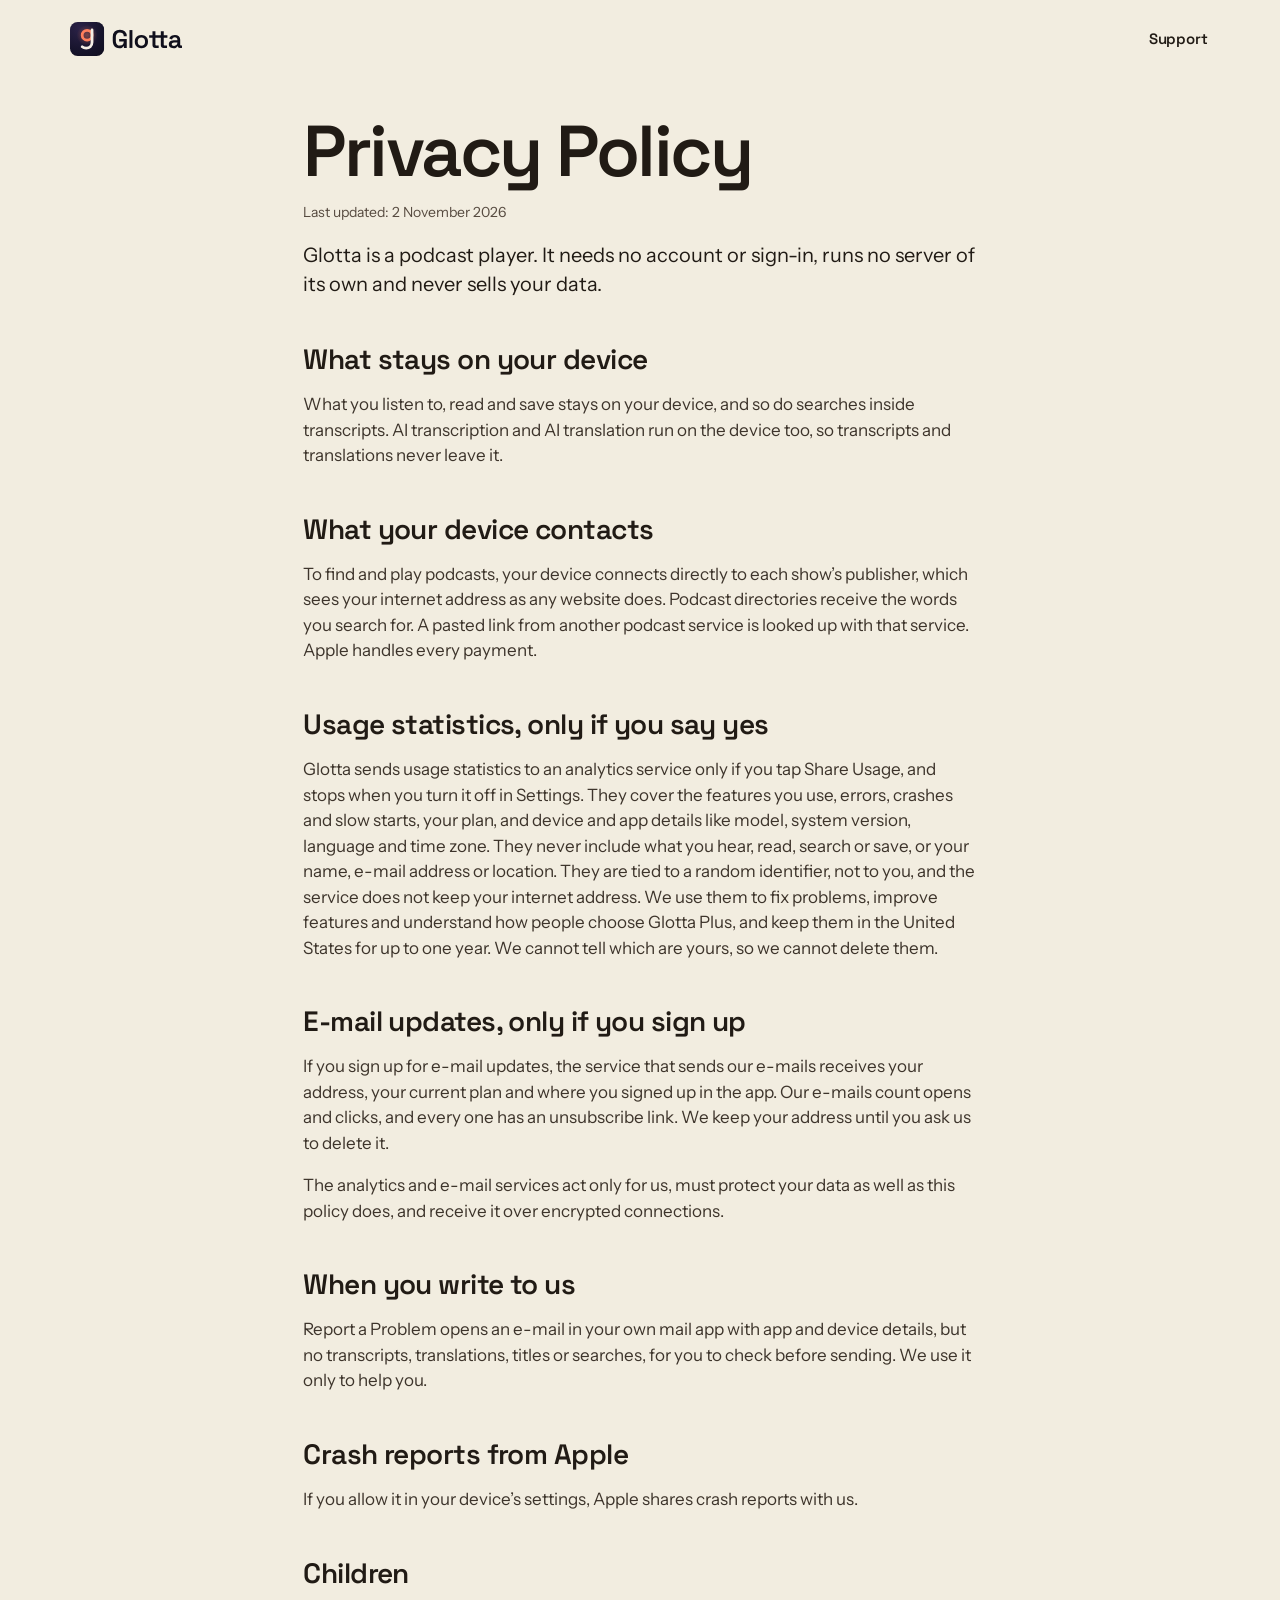
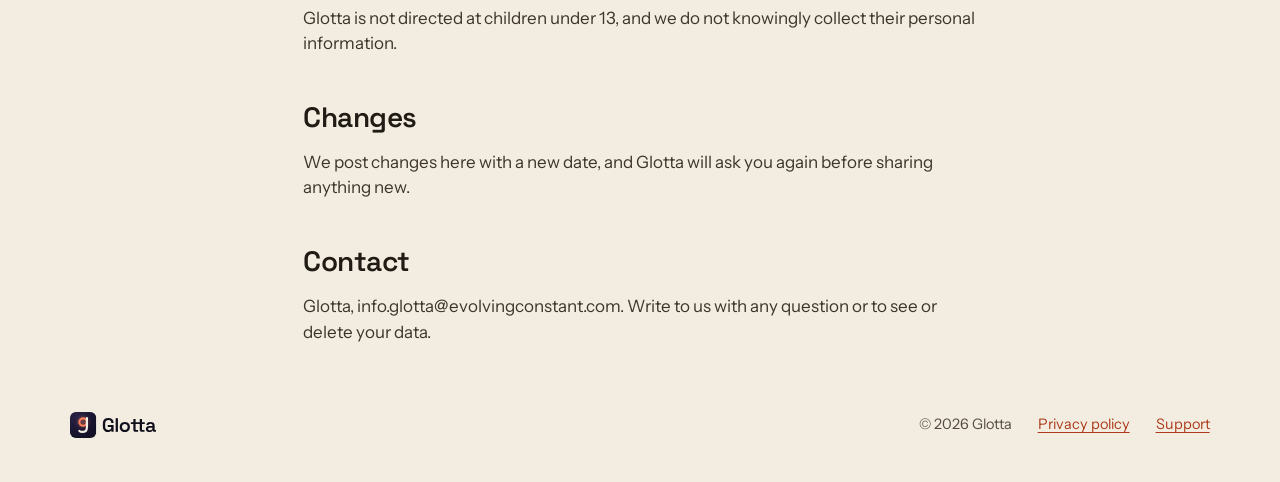
<file: privacy/index.html>
<!doctype html>
<html lang="en">
<head>
<meta charset="utf-8">
<meta name="viewport" content="width=device-width, initial-scale=1, viewport-fit=cover">
<title>Glotta Privacy Policy</title>
<meta name="description" content="What Glotta keeps on your device, what it shares only if you say yes, and how to change your mind.">
<meta name="theme-color" content="#F2EDE0">
<link rel="icon" href="../assets/brand/glotta-mark.svg" type="image/svg+xml">
<link rel="apple-touch-icon" href="../assets/brand/apple-touch-icon.png">
<link rel="preload" href="../assets/fonts/space-grotesk.woff2" as="font" type="font/woff2" crossorigin><link rel="stylesheet" href="../assets/site.css">
<link rel="stylesheet" href="../assets/ui-font.css">
</head>
<body>
<a class="skip" href="#policy">Skip to the policy</a>
<header class="bar">
  <a href="../support/" aria-label="Glotta, home"><img class="lock" src="../assets/brand/glotta-lockup-on-ivory.svg" alt="Glotta" width="111" height="34"></a>
  <a class="to" href="../support/">Support</a>
</header>
<main class="doc" id="policy">
    <h1>Privacy Policy</h1>
    <p class="fine">Last updated: 2 November 2026</p>
    <p class="lede">Glotta is a podcast player. It needs no account or sign-in, runs no server of its own and never sells your data.</p>

    <h2>What stays on your device</h2>
    <p>What you listen to, read and save stays on your device, and so do searches inside transcripts. AI transcription and AI translation run on the device too, so transcripts and translations never leave it.</p>

    <h2>What your device contacts</h2>
    <p>To find and play podcasts, your device connects directly to each show’s publisher, which sees your internet address as any website does. Podcast directories receive the words you search for. A pasted link from another podcast service is looked up with that service. Apple handles every payment.</p>

    <h2>Usage statistics, only if you say yes</h2>
    <p>Glotta sends usage statistics to an analytics service only if you tap Share Usage, and stops when you turn it off in Settings. They cover the features you use, errors, crashes and slow starts, your plan, and device and app details like model, system version, language and time zone. They never include what you hear, read, search or save, or your name, e-mail address or location. They are tied to a random identifier, not to you, and the service does not keep your internet address. We use them to fix problems, improve features and understand how people choose Glotta Plus, and keep them in the United States for up to one year. We cannot tell which are yours, so we cannot delete them.</p>

    <h2>E-mail updates, only if you sign up</h2>
    <p>If you sign up for e-mail updates, the service that sends our e-mails receives your address, your current plan and where you signed up in the app. Our e-mails count opens and clicks, and every one has an unsubscribe link. We keep your address until you ask us to delete it.</p>
    <p>The analytics and e-mail services act only for us, must protect your data as well as this policy does, and receive it over encrypted connections.</p>

    <h2>When you write to us</h2>
    <p>Report a Problem opens an e-mail in your own mail app with app and device details, but no transcripts, translations, titles or searches, for you to check before sending. We use it only to help you.</p>

    <h2>Crash reports from Apple</h2>
    <p>If you allow it in your device’s settings, Apple shares crash reports with us.</p>

    <h2>Children</h2>
    <p>Glotta is not directed at children under 13, and we do not knowingly collect their personal information.</p>

    <h2>Changes</h2>
    <p>We post changes here with a new date, and Glotta will ask you again before sharing anything new.</p>

    <h2>Contact</h2>
    <p>Glotta, info.glotta@evolvingconstant.com. Write to us with any question or to see or delete your data.</p>

</main>
<footer class="foot">
  <img class="lock" src="../assets/brand/glotta-lockup-on-ivory.svg" alt="Glotta" width="85" height="26">
  <span>© 2026 Glotta</span>
  <a href="../privacy/">Privacy policy</a>
  <a href="../support/">Support</a>
</footer>
</body>
</html>
</file>
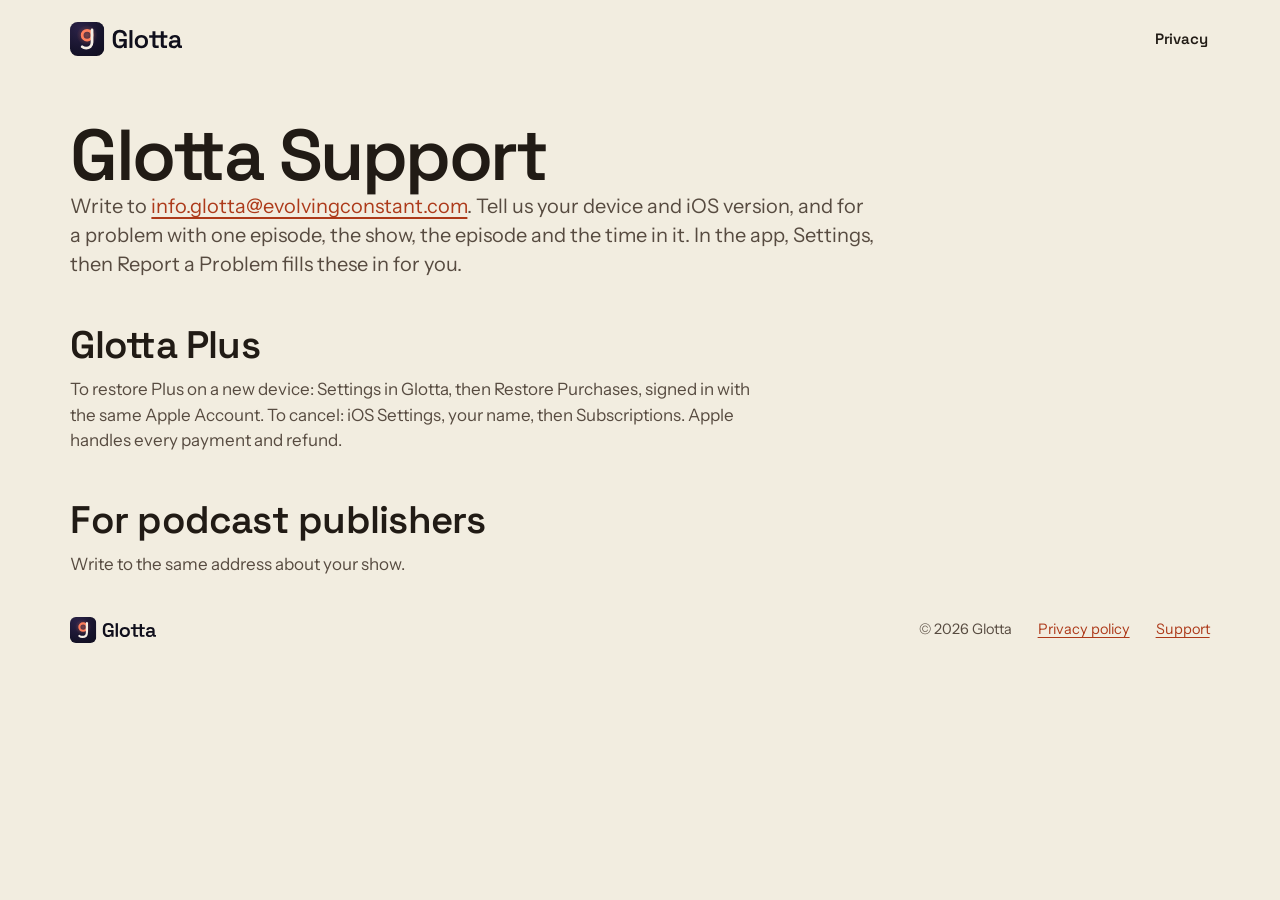
<file: support/index.html>
<!doctype html>
<html lang="en">
<head>
<meta charset="utf-8">
<meta name="viewport" content="width=device-width, initial-scale=1, viewport-fit=cover">
<title>Glotta Support</title>
<meta name="description" content="How to reach Glotta.">
<meta name="theme-color" content="#F2EDE0">
<link rel="icon" href="../assets/brand/glotta-mark.svg" type="image/svg+xml">
<link rel="apple-touch-icon" href="../assets/brand/apple-touch-icon.png">
<link rel="preload" href="../assets/fonts/space-grotesk.woff2" as="font" type="font/woff2" crossorigin><link rel="stylesheet" href="../assets/site.css">
<link rel="stylesheet" href="../assets/ui-font.css">
</head>
<body>
<a class="skip" href="#support">Skip to support</a>
<header class="bar">
  <a href="../support/" aria-label="Glotta, home"><img class="lock" src="../assets/brand/glotta-lockup-on-ivory.svg" alt="Glotta" width="111" height="34"></a>
  <a class="to" href="../privacy/">Privacy</a>
</header>
<main class="doc" id="support">
    <h1>Glotta Support</h1>
    <p class="lede">Write to <a href="mailto:info.glotta@evolvingconstant.com">info.glotta@evolvingconstant.com</a>. Tell us your device and iOS version, and for a problem with one episode, the show, the episode and the time in it. In the app, Settings, then Report a Problem fills these in for you.</p>

    <h2>Glotta Plus</h2>
    <p>To restore Plus on a new device: Settings in Glotta, then Restore Purchases, signed in with the same Apple Account. To cancel: iOS Settings, your name, then Subscriptions. Apple handles every payment and refund.</p>

    <h2>For podcast publishers</h2>
    <p>Write to the same address about your show.</p>

</main>
<footer class="foot">
  <img class="lock" src="../assets/brand/glotta-lockup-on-ivory.svg" alt="Glotta" width="85" height="26">
  <span>© 2026 Glotta</span>
  <a href="../privacy/">Privacy policy</a>
  <a href="../support/">Support</a>
</footer>
</body>
</html>
</file>
<file: assets/site.css>
/* Glotta. An Ivory page that opens on the launch film's own wall of covers and keeps the film's manners: type that rises
   from a mask, pictures that grow from a point. Plain scrolling: nothing is pinned and nothing follows the scroll.
   Each section arrives once, as it comes into view. */
@font-face{font-family:"Space Grotesk";src:url(fonts/space-grotesk.woff2) format("woff2");font-weight:300 700;font-display:swap}
:root{
  --ivory:#F2EDE0; /* the brand films' own ground, so a film never shows as a box */
  --night:#100F1C;--night2:#1C1A2E;--surface:#E6DECB;--coral:#FF7F5C;--deep:#AD3A1A;--ink:#211B15;--soft:#574B40;--moon:#F4EEE4;--softn:#CFCCDB;--line:#D9CFBA;
  --display:"Space Grotesk",system-ui,sans-serif;--ui:"Instrument Sans",system-ui,-apple-system,sans-serif;
  --edge:clamp(20px,5.5vw,88px);--ease:cubic-bezier(.16,1,.3,1);--snap:cubic-bezier(.3,1.35,.5,1);
}
*{box-sizing:border-box}
html{-webkit-text-size-adjust:100%}
body{margin:0;background:var(--ivory);color:var(--ink);font-family:var(--ui);font-size:17px;line-height:1.5;overflow-x:hidden}
img,video{display:block;max-width:100%}
a{color:var(--deep);text-underline-offset:.18em}
:focus-visible{outline:3px solid var(--deep);outline-offset:3px;border-radius:4px}
.skip{position:absolute;left:-999px;top:8px;background:var(--ink);color:var(--moon);padding:10px 14px;z-index:99;border-radius:8px}
.skip:focus{left:8px}
h1,h2{font-family:var(--display);font-weight:600;letter-spacing:-.035em;line-height:1.02;margin:0;text-wrap:balance}
.vh{position:absolute;width:1px;height:1px;overflow:hidden;clip-path:inset(50%);white-space:nowrap}

.bar{display:flex;justify-content:space-between;align-items:center;padding:20px var(--edge) 0;max-width:1440px;margin:0 auto;position:relative;z-index:5}
.bar .lock{height:34px;width:auto}
.bar .to{font-family:var(--display);font-weight:600;font-size:15px;letter-spacing:-.01em;color:var(--ink);text-decoration:none;padding:8px 2px}

/* a film of the brand's: only its lines are shown; it keeps the darker of itself and the page, so no box shows */
.film{position:relative;overflow:hidden;width:100%;aspect-ratio:var(--bw)/var(--bh);background:var(--ivory);isolation:isolate}
.film .still{position:absolute;inset:0;width:100%;height:100%;max-width:none}
.film.playing .still{visibility:hidden}
/* two stills: the film's end (the whole line with its highlight) for a page without the script or whose films do not play, and its first
   frame (.pre), which the script's page shows until the film plays: the highlight is then drawn once and never taken away */
.film .pre{display:none}
.js .film:not(.refused) .pre{display:block}
.js .film:not(.refused) .still:not(.pre){display:none}
.film video{position:absolute;max-width:none;width:calc(100% * var(--fw) / var(--bw));left:calc(-100% * var(--bx) / var(--bw));top:calc(-100% * var(--by) / var(--bh));mix-blend-mode:darken}

/* ---------- the phone: a dark titanium body, its island, its buttons. Every length is a share of its own width. ---------- */
.phone{--u:1cqw;position:relative;container-type:inline-size;aspect-ratio:432/902;flex:none;
  transform:translate3d(0,var(--ty,0%),0) rotateX(var(--rx,0deg)) rotateY(var(--ry,0deg)) rotateZ(var(--rz,0deg));will-change:transform}
.phone.land{--u:calc(1cqw * 432 / 902);aspect-ratio:902/432}
/* a phone in one half of the page leans toward the middle (its pose, set in build_pages.py); on a phone-width page the phones stand centred and keep the lean they had */
@media(max-width:899px){.phone.n{--ry:var(--ryn)!important;--rz:var(--rzn)!important;--ex:var(--exn)!important}}
.phone .body{position:absolute;inset:0;border-radius:calc(var(--u)*17.6);padding:calc(var(--u)*1.5);
  background:linear-gradient(135deg,#8583a0 0%,#3a3954 14%,#1b1a2f 46%,#2d2c45 74%,#74728e 100%);
  box-shadow:
    calc(var(--ex,1)*var(--u)*.35) calc(var(--u)*.35) 0 #34334d,
    calc(var(--ex,1)*var(--u)*.7) calc(var(--u)*.7) 0 #2c2b44,
    calc(var(--ex,1)*var(--u)*1.05) calc(var(--u)*1.05) 0 #25243b,
    calc(var(--ex,1)*var(--u)*1.4) calc(var(--u)*1.4) 0 #1f1e33,
    calc(var(--ex,1)*var(--u)*1.75) calc(var(--u)*1.75) 0 #19182b,
    calc(var(--ex,1)*var(--u)*2.1) calc(var(--u)*2.1) 0 #131223,
    calc(var(--ex,1)*var(--u)*9) calc(var(--u)*16) calc(var(--u)*20) calc(var(--u)*-6) rgba(5,4,14,.55),
    calc(var(--ex,1)*var(--u)*3) calc(var(--u)*6) calc(var(--u)*9) calc(var(--u)*-3) rgba(5,4,14,.45)}
.phone .bezel{width:100%;height:100%;border-radius:calc(var(--u)*16.1);background:#04040a;padding:calc(var(--u)*1.85);box-shadow:inset 0 0 0 calc(var(--u)*.22) rgba(255,255,255,.1)}
.phone .screen{position:relative;width:100%;height:100%;border-radius:calc(var(--u)*14.25);overflow:hidden;background:var(--ivory);isolation:isolate}
.phone .screen>img,.phone .screen>video{position:absolute;inset:0;width:100%;height:100%;max-width:none;object-fit:cover}
/* a screen that changes is never cross-faded (two pages of text would show through each other): the new one grows from a point or a line */
/* a recording that has ended fades out over its still (its first frame), starts again and fades back in: no jump */
/* a recording: the whole screen as a still, in the picture's own shape and place (as object-fit:cover would set it, without a transform), and
   over it the video, which is only the part of the screen that changes (build_pages.py clip()). The video never reaches the screen's edge:
   Safari cuts a video to the rounded screen of a phone turned in space in ragged steps (Koko's iPhone, 12 Oct). The glare would become a layer
   over the video and be cut the same way, so a phone with a recording has none. */
.phone .screen>.shot{position:absolute;left:0;width:100%;aspect-ratio:804/1748;top:50%;margin-top:calc(-50% * 1748 / 804)}
.shot>img{position:absolute;inset:0;width:100%;height:100%;max-width:none}
/* its sides and foot fade into the still over a few pixels: a browser may draw a video's flat ground a shade or two off a picture's (Safari
   does), which would show as a faint rectangle. Its top needs none: it starts on the rule under the Player's head (clips.json). */
.shot>video{position:absolute;max-width:none;object-fit:fill;transition:opacity .5s ease;
  -webkit-mask-image:linear-gradient(90deg,transparent,#000 2.4%,#000 97.6%,transparent),linear-gradient(180deg,#000 98.6%,transparent);-webkit-mask-composite:source-in;
  mask-image:linear-gradient(90deg,transparent,#000 2.4%,#000 97.6%,transparent),linear-gradient(180deg,#000 98.6%,transparent);mask-composite:intersect}
.shot>video.out{opacity:0}
.phone .screen>.shot~.glare{display:none}
.phone .screen>.step{clip-path:var(--from,inset(100% 0 0 0));transition:clip-path .75s var(--ease)}
.phone .screen>.step.show{clip-path:var(--to,inset(0 0 0 0))}
.phone.cut .screen>.step{transition:none}
/* screens in a deck: the next show's Player comes up from the foot of the screen over the one playing, as the app's Player does when an
   episode is started (the app presents it as a full-screen cover; the curve is the system's own for that). Without the script only the first stands. */
.phone .screen>.deck{position:absolute;inset:0}
.deck .pl{position:absolute;inset:0;visibility:hidden}
.deck .sbar img{display:block;width:100%;height:auto;max-width:none}
.deck .pl .shot{position:relative;width:100%;aspect-ratio:804/1748}   /* the sheet's picture, from the screen's head down, and its recording over it */
.deck .pl video{visibility:hidden}                                       /* a still while it comes up and until its recording really plays */
.deck .pl.play video{visibility:visible}
.phone .screen>.deck~.glare{display:none}
.deck .pl.under{visibility:visible;z-index:1}
/* the rising sheet: the script sets --up from 1 (under the screen's foot) to 0 (in place), frame by frame, on the system's curve. A plain shift and
   no CSS transition: a transition would make the sheet a layer of its own, which Safari cuts to the phone's rounded screen in ragged steps. */
.deck .pl.up{visibility:visible;z-index:2;transform:translate(0,calc(var(--up,1) * 101%));box-shadow:0 0 calc(var(--u)*7) rgba(16,14,26,.22)}
/* the clock and the battery are the system's: they stay while a Player comes up under them. Each sheet's own are covered with the Player's ground, and one strip of them stands above the deck. */
.deck .pl::before{content:"";position:absolute;inset:0 0 auto 0;height:5.4%;background:#F5EEE3;z-index:1}
.deck .sbar{position:absolute;inset:0 0 auto 0;height:5.4%;overflow:hidden;z-index:3;background:#F5EEE3}
.phone .island{position:absolute;z-index:3;left:50%;top:calc(var(--u)*3.25);width:calc(var(--u)*29.1);height:calc(var(--u)*8.5);margin-left:calc(var(--u)*-14.55);border-radius:99px;background:#000}
.phone .island::after{content:"";position:absolute;right:calc(var(--u)*2.3);top:50%;width:calc(var(--u)*2.9);height:calc(var(--u)*2.9);margin-top:calc(var(--u)*-1.45);border-radius:50%;background:radial-gradient(circle at 36% 34%,#2c3350 0,#0c0d18 62%)}
.phone.land .island{left:calc(var(--u)*3.25);top:50%;width:calc(var(--u)*8.5);height:calc(var(--u)*29.1);margin:calc(var(--u)*-14.55) 0 0}
.phone.land .island::after{right:auto;left:50%;top:calc(var(--u)*2.3);margin:0 0 0 calc(var(--u)*-1.45)}
.phone .glare{position:absolute;inset:0;z-index:2;pointer-events:none;background:linear-gradient(118deg,rgba(255,255,255,.085) 0%,rgba(255,255,255,0) 30%)}
/* the side buttons sit in the body's thick edge, the one --ex names, and only there: the edge turned away shows none. In portrait the
   action and volume buttons (a, b, c) are on the left edge and the power button (d) on the right; on its side the phone shows its foot
   edge (a, b, c) and never its top. Each is drawn as part of the edge: about the middle of its depth, shifted down with it. */
.phone .k{position:absolute;z-index:1;width:calc(var(--u)*.9);border-radius:calc(var(--u)*.4);background:linear-gradient(90deg,#55536e,#1e1d31);display:none}
.phone .k.a{top:calc(17.6% + var(--u)*1.1);height:3.5%}.phone .k.b{top:calc(24.4% + var(--u)*1.1);height:6.3%}.phone .k.c{top:calc(32.3% + var(--u)*1.1);height:6.3%}
.phone .k.d{top:calc(27.2% + var(--u)*1.1);height:10.4%}
.phone .k.a,.phone .k.b,.phone .k.c{left:calc(var(--u)*-1.55)}.phone .k.d{right:calc(var(--u)*-1.55)}
.phone.er:not(.land) .k.d{display:block}.phone.el:not(.land) .k.a,.phone.el:not(.land) .k.b,.phone.el:not(.land) .k.c{display:block}
@media(max-width:899px){.phone.n.er:not(.land) .k.d{display:none}.phone.n.el:not(.land) .k.a,.phone.n.el:not(.land) .k.b,.phone.n.el:not(.land) .k.c{display:none}.phone.n.ern:not(.land) .k.d{display:block}.phone.n.eln:not(.land) .k.a,.phone.n.eln:not(.land) .k.b,.phone.n.eln:not(.land) .k.c{display:block}}
.phone.land .k{width:auto;height:calc(var(--u)*.9);background:linear-gradient(0deg,#55536e,#1e1d31);display:block}
.phone.land .k.a{left:calc(17.6% + var(--ex,1)*var(--u)*1.05);width:3.5%;top:auto;bottom:calc(var(--u)*-1.55)}.phone.land .k.b{left:calc(24.4% + var(--ex,1)*var(--u)*1.05);width:6.3%;top:auto;bottom:calc(var(--u)*-1.55)}.phone.land .k.c{left:calc(32.3% + var(--ex,1)*var(--u)*1.05);width:6.3%;top:auto;bottom:calc(var(--u)*-1.55)}
.phone.land .k.d{display:none}
/* Full Screen's text sizes: the text layers scale inside the page's own column; the rail of controls stays as it is */
/* Full Screen on its side: the app's own screens as plain pictures in one place, one of them on show (site.js zoom()). Plain pictures are
   painted with the screen and cut cleanly to its rounded shape; a video, a canvas or anything moved by a CSS transition is a layer of its own in
   Safari, which cuts it in ragged steps on a phone turned in space (Koko's iPhone, 12 Oct). So nothing in here has a transform or a transition. */
.phone.land .screen{background:#04040a}   /* the bezel's own black, behind the Light page and the Dark one alike */
.phone .flip{position:absolute;inset:0}
.phone .flip img{position:absolute;inset:0;width:100%;height:100%;max-width:none;object-fit:cover;visibility:hidden}
.phone .flip img.on{visibility:visible}
/* the Player's list rebuilt from rows: the transcript is written row by row, then each translation opens under its sentence */
.tlist{position:absolute;left:0;right:0;overflow:hidden;z-index:1}
.tlist img{display:block;width:100%;height:auto;max-width:none;margin-bottom:-.5px}
.tx{display:grid;grid-template-rows:1fr}
.tx>div{overflow:hidden;min-height:0}
/* the partial row: the foot of the sentence before, on show only while the translations are closed; it is not there at all without the script */
.tlist .part{display:none}
.px{display:grid;grid-template-rows:1fr}
.px>div{overflow:hidden;min-height:0}
.tbtn{position:absolute;z-index:2}
.tbtn img{display:block;width:100%;height:100%}
.js .tlist .trow{transition:padding-bottom .7s var(--ease),opacity .45s ease,transform .6s var(--ease);transition-delay:calc(var(--k) * 70ms)}
.js .tlist .tx{transition:grid-template-rows .7s var(--ease);transition-delay:calc(var(--k) * 70ms)}
.js .tlist .part{display:block;padding-bottom:0;transition:opacity .45s ease,transform .6s var(--ease)}
.js .tlist .px{transition:grid-template-rows .7s var(--ease);transition-delay:calc(var(--k) * 70ms)}
.js .tlist.open .px{grid-template-rows:0fr}
.js .tlist:not(.open) .trow{padding-bottom:var(--pad)}
.js .tlist:not(.open) .tx{grid-template-rows:0fr}
.js .tlist:not(.written) .trow{opacity:0;transform:translateY(10px)}
/* rings, as the film marks a touch: one under each of two fingers that spread and close (--pinch, 0 to 1; shown by --rings), and one on
   the page's own Light and Dark button (--tap). The script sets the three from the clip's own clock (site.js zoom()). */
.phone .ring{position:absolute;z-index:4;left:45%;top:50%;width:9%;aspect-ratio:1;margin:-4.5% 0 0 -4.5%;border-radius:50%;border:calc(var(--u)*.5) solid var(--coral);background:rgba(255,127,92,.16);opacity:var(--rings,0);pointer-events:none}
.phone .ring.a{transform:translate(calc(-90% - 210% * var(--pinch,0)),calc(60% + 110% * var(--pinch,0)))}
.phone .ring.b{transform:translate(calc(90% + 210% * var(--pinch,0)),calc(-60% - 110% * var(--pinch,0)))}
.phone .ring.t{left:86.9%;top:86.2%;width:7%;margin:-3.5% 0 0 -3.5%;opacity:var(--tap,0)}

/* ---------- sections ---------- */
.sec{max-width:1440px;margin:0 auto;padding:clamp(44px,7vw,110px) var(--edge);display:grid;gap:clamp(28px,4vw,64px);align-items:center}
.sec h2{font-size:clamp(40px,5.2vw,86px)}
.sec h2 .n{color:var(--deep);white-space:nowrap}
.sec .sub{font-size:clamp(19px,1.9vw,28px);line-height:1.35;margin:18px 0 0;color:var(--soft);max-width:32ch;text-wrap:balance}
.plus{color:var(--deep);font-weight:600}
.soon{font-family:var(--display);font-weight:600;letter-spacing:-.01em;font-size:clamp(16px,1.3vw,19px);margin:22px 0 0}

/* ---------- the wall of covers, as the launch film builds it: a grid from edge to edge, clearings for the lines, the phone standing on it ---------- */
.wallsec{max-width:none;padding:0;display:block;overflow:hidden;container-type:inline-size;margin:clamp(12px,1.4vw,20px) 0 clamp(20px,3vw,44px)}
.wall{position:relative;--cols:13;--rows:7;--over:108;--cell:calc(var(--over) * 1cqw / var(--cols));--gap:calc(var(--cell) * .118);
  width:calc(var(--over) * 1cqw);margin-left:calc((100 - var(--over)) * .5cqw);height:calc(var(--cell) * var(--rows));
  display:grid;grid-template-columns:repeat(var(--cols),var(--cell));grid-auto-rows:var(--cell);grid-auto-flow:row dense}
.cv{position:relative;width:calc(var(--cell) - var(--gap));height:calc(var(--cell) - var(--gap));margin:calc(var(--gap) / 2);border-radius:12%;overflow:hidden;background:var(--surface)}
.cv img{position:absolute;inset:0;width:100%;height:100%;transition:transform .42s var(--ease)}
.cv img+img{transform:translateY(100%)}
.cv.roll img{transform:translateY(-100%)}.cv.roll img+img{transform:none}
.cv img.gone{visibility:hidden}
/* two screens of one wall, and the only wall of the page. First: Glotta's name and its promise in a clearing at the middle, covers
   all round. Second: the phone at the left, which fills from the covers beside it, and the line about discovery at the right. */
#hero{margin-block:0}#discover{margin-top:0}
/* the promise stands at the middle of the first window: the wall is set down, or cut at its head, by what that takes */
#hero .wall{margin-top:clamp(12px,calc(50svh - var(--cell) * 3.5),74px)}
.clearing{display:grid;align-content:center}
.wall.one .clearing{grid-column:3/span 9;grid-row:3/span 3;justify-items:center}
.lead{width:min(100%,calc(var(--cell) * 7.2));display:grid;justify-items:center;gap:calc(var(--cell) * .15);text-align:center}
.lead h1{margin:0;line-height:0}
.lead .lock{height:calc(var(--cell) * .5);width:auto}
.lead .soon{margin:0}
.film.tall{display:none}
/* a wide page: Discover's wall has 9 rows, so a full row of covers stands above the phone and one below it, a column at each side, and the line has three rows above and three below (guidelines section 9, item 7; Koko, 15 October about 19:58) */
.wall.two{--rows:9}
.wall.two .hole{grid-column:2/span 4;grid-row:2/span 7}
.wall.two .clearing{grid-column:7/span 7;grid-row:4/span 3;padding-left:calc(var(--cell) * .35)}
@media(min-width:900px){#discover .wall.two .cv[hidden]{display:block}}   /* the extra covers the store's frame shows stand in the new rows of a wide page */
.clearing h2{font-size:calc(var(--cell) * .66);text-wrap:initial}
/* the phone stands in its hole with the same air on every side as the line has in its clearing: about a third of a cover */
.hole{position:relative;z-index:2;display:grid;place-items:center;perspective:1600px}
.hole .phone{width:75%}
@media(max-width:899px){   /* tablets upright */
  .wall{--cols:8;--over:114}
  .wall.one{--rows:8}.wall.two{--rows:11}
  .wall.one .clearing{grid-column:1/-1;grid-row:3/span 3}
  .lead{width:min(86cqw,calc(var(--cell) * 6.4))}
  .wall.two .clearing{grid-column:1/-1;grid-row:2/span 2;padding:0 calc((var(--over) - 100) * .5cqw + var(--edge))}
  .clearing h2{font-size:calc(var(--cell) * .5)}
  .wall.two .hole{grid-column:3/span 4;grid-row:4/span 7}
  .hole .phone{width:76%}
}
@media(max-width:599px){   /* phones */
  .wall.one{--rows:14}.wall.two{--rows:13}
  .wall.one .clearing{grid-row:4/span 6}
  #hero .wall{margin-top:clamp(calc(var(--cell) * -2),calc(50svh - var(--cell) * 6),var(--cell))}
  .lead{width:min(84cqw,calc(var(--cell) * 5.4))}
  .lead .lock{height:calc(var(--cell) * .66)}
  .film.tall{display:block}.film.wide{display:none}
  .wall.two .clearing{grid-row:2/span 3}
  .clearing h2{font-size:calc(var(--cell) * .62)}
  .wall.two .hole{grid-row:5/span 8}
  .hole .phone{width:94%}
}
/* the first phone: it starts with Glotta's name alone; as the page is scrolled the Library's own furniture comes up, covers leave the
   wall and fly to their places, and the phone then turns to its pose. The script sets --s, --c and --l from the scroll. */
.phone .splash{position:absolute;inset:0;display:grid;place-items:center;background:var(--ivory)}
.phone .splash img{width:56%;height:auto}
.phone.hero .chrome{display:none}
.js .phone.hero .chrome{display:block;opacity:var(--c,0)}
.js .phone.hero .lib{opacity:var(--l,0)}
.js .phone.hero .splash img{opacity:var(--s,1);transform:scale(calc(.9 + .1 * var(--s,1)))}
.fly{position:absolute;z-index:6;max-width:none;border-radius:10.5%;transform-origin:0 0;will-change:transform;visibility:hidden;pointer-events:none}
.cv img.gone{visibility:hidden}

/* ---------- a stage: the place a phone stands in. Its room is Night for the app's light screens and light for its Dark ones ---------- */
.stage{position:relative;display:grid;place-items:center;aspect-ratio:1/1.06;perspective:1600px}
.room{position:absolute;inset:0;border-radius:clamp(28px,3.4vw,56px);background:var(--night);transition:background-color .7s var(--ease);perspective:1600px;display:grid;place-items:center}
.room.clip{overflow:hidden;isolation:isolate}
.room.top{align-items:start;padding-top:8%}
.room.base{grid-template-rows:minmax(0,1fr)}.room.base .phone{align-self:end}
.stage.light .room{background:var(--surface)}
.stage>.phone{z-index:1}
.stage .phone{width:52%}
.stage.zoom .phone{width:84%}
.stage.tall{aspect-ratio:1/1.16}
.stage.wide{aspect-ratio:1/.84}
.stage.cards{aspect-ratio:1/1.02}
.stage.cut{aspect-ratio:1/1.04}
/* a disc: the phone stands whole in front of a Night circle, its shows' covers around it */
.stage.disc{aspect-ratio:1/1.06}
.stage.disc .room{inset:9% 3% auto 3%;aspect-ratio:1;border-radius:50%}
.stage.disc .phone{width:50%}
/* the Playback sheet, close: the phone stands to the left so three covers can carry their own speeds beside it */
.stage.sheet .room{justify-items:start;padding-left:7%}.stage.sheet .phone{width:66%}
/* things that float beside a phone: covers, a line lifted off the screen */
.float{position:absolute;z-index:2;left:var(--x);top:var(--y);width:var(--s,22%);transform:rotate(var(--r,0deg));will-change:transform}
.float.back{z-index:0}   /* behind the phone: nothing stands in front of a phone or of what its screen shows */
.float img{width:100%;height:auto;border-radius:12%;box-shadow:0 22px 34px -16px rgba(5,4,14,.6),0 6px 12px -6px rgba(5,4,14,.4)}
/* the saved cards lie one over the next, the first on top, so each throws its shadow on the one under it and reads as a card of its own */
.float.card{z-index:calc(6 - var(--k,0))}
.float.card img{border-radius:clamp(12px,1.5vw,22px);box-shadow:0 26px 44px -20px rgba(0,0,0,.8),0 8px 16px -8px rgba(0,0,0,.5)}
.float .tag{position:absolute;right:-9%;top:-9%;font-family:var(--display);font-weight:600;font-size:clamp(15px,2.4vw,26px);letter-spacing:-.02em;line-height:1;background:var(--ink);color:var(--moon);padding:.42em .62em;border-radius:99px;box-shadow:0 0 0 2px var(--ivory),0 10px 18px -8px rgba(5,4,14,.55)}
.float.tl .tag{right:auto;left:-9%}   /* a cover at the phone's left carries its tag on its outer corner */

/* ---------- bands: every section after the wall is a ground from edge to edge, its words in one half and its picture in the other, and the
   halves change sides from band to band (flip: the picture at the left). Grounds: Ivory and the app's own sand in turn, Night for Read Along.
   A light band keeps a Night disc or room behind what it shows, so the app's light screens stand out from it. ---------- */
.band{max-width:none;background:var(--night);color:var(--moon);padding:0;margin-block:0;overflow:hidden}
.band .in{max-width:1440px;margin:0 auto;padding-inline:var(--edge);display:grid;gap:clamp(28px,4vw,64px);align-items:center;width:100%}
.band .txt{padding-block:clamp(44px,7vw,110px)}
.band .sub{color:var(--softn)}.band .plus{color:var(--coral)}
.band.sand{background:var(--surface);color:var(--ink)}
.band.ivory{background:var(--ivory);color:var(--ink)}
/* the app's own label badge for Plus (DESIGN 12.1: a capsule, Accent fill, "PLUS" in the Badge role), over the headline of a band whose feature is Plus */
.tier{margin:0 0 clamp(12px,1.3vw,18px);line-height:1}
.tier span{display:inline-block;font-family:var(--ui);font-weight:600;font-size:clamp(11px,.95vw,13px);letter-spacing:.08em;text-transform:uppercase;line-height:1;padding:.5em .72em .44em;border-radius:99px;background:var(--deep);color:var(--moon)}
.band:not(.sand):not(.ivory) .tier span{background:var(--coral);color:var(--night)}
.band.sand .sub,.band.ivory .sub{color:var(--soft)}.band.sand .plus,.band.ivory .plus{color:var(--deep)}
.band .stage{aspect-ratio:auto;padding-block:clamp(40px,6vw,90px)}
.band .room{display:none}
.band .phone{width:50%}   /* every upright phone on the page is this wide: half of its half */
/* a band whose picture is a disc, the cards' room or the turned phone keeps that stage's own shape, with the band's air above and below it */
.band .stage.disc,.band .stage.cards,.band .stage.lands{padding-block:0;margin-block:clamp(40px,6vw,90px)}
.band .stage.disc{aspect-ratio:1/1.06}
.band .stage.cards{aspect-ratio:1/1.02}
.band .stage.disc .room,.band .stage.cards .room,.band .stage.lands .room{display:grid}
/* the turned phone: as wide as its half, before a disc as the upright phones have (Night behind the Light page, sand behind the Dark one) */
.band .stage.lands{aspect-ratio:1/.84}
.band .stage.lands .room{inset:50% auto auto 10%;width:80%;aspect-ratio:1;border-radius:50%;translate:0 -50%}
.band .stage.lands .phone{width:100%}
/* a phone that runs off the band's foot */
.stage.run{aspect-ratio:1/1.02;min-height:0;grid-template-rows:minmax(0,1fr);align-items:start;align-self:end;padding:clamp(40px,6vw,90px) 0 0}
.stage.run .phone{width:78%}
@media(min-width:900px){.band .in{grid-template-columns:minmax(0,1fr) minmax(0,1fr)}.band.flip .txt{order:2}}   /* flip: the phone at the left, so the sections go on changing sides down the page */
@media(max-width:899px){.band .txt{padding-block:clamp(44px,7vw,110px) 0}.band .stage .phone,.band .stage.disc .phone{width:56%}.band .stage.disc{aspect-ratio:1/1.2}.band .stage.cards{aspect-ratio:1/1.04}.stage.run{aspect-ratio:1/1.12;padding-top:8px}.stage.run .phone{width:84%}}

.duo{display:grid;gap:clamp(22px,4vw,60px);align-items:center}
@media(min-width:900px){.duo{grid-template-columns:minmax(0,1fr) minmax(0,1fr)}}

@media(max-width:899px){.stage,.stage.tall,.stage.wide{aspect-ratio:1/1.14}.stage .phone{width:62%}.stage.zoom .phone{width:88%}.stage.sheet .phone{width:70%}.stage.disc{aspect-ratio:1/1.14}.stage.disc .phone{width:54%}.stage.cards{aspect-ratio:1/1.04}}
/* the Playback sheet, shown with its head: the phone's island and status bar inside the room, the phone standing on the room's foot and cut there
   just under the Trim Silence row (--ty sets how far its foot is sunk); the caption under that row stays out of sight */
.stage.cut .room{padding-left:9%}
.stage.cut .phone{width:50%}
@media(max-width:899px){.stage.cut{aspect-ratio:1/1.14}.stage.cut .phone{width:56%;--ty:7.5%!important}}   /* a smaller phone, so its foot is sunk a little more */

/* ---------- arriving: the type rises from its mask lines, the phone settles, what floats pops into place; once ---------- */
.w{display:inline-block;overflow:hidden;vertical-align:top;padding-bottom:.14em;margin-bottom:-.14em}
.w>span{display:inline-block}
.js .sec .w>span{transform:translateY(112%);transition:transform .8s var(--ease);transition-delay:calc(var(--i)*40ms)}
.js .sec .rise{clip-path:inset(0 0 100% 0);transition:clip-path .8s var(--ease) .3s}
.js .sec .phone{transform:translate3d(0,calc(var(--ty,0%) + 16%),0) rotateX(calc(var(--rx,0deg) + 12deg)) rotateY(calc(var(--ry,0deg) * 1.7)) rotateZ(var(--rz,0deg));transition:transform 1.25s var(--ease)}
.js .sec .float{transform:rotate(var(--r,0deg)) scale(0);transition:transform .7s var(--snap);transition-delay:calc(var(--k,0)*110ms + .25s)}
.js .sec .cv{transform:scale(0);transition:transform .5s var(--snap);transition-delay:var(--d,0s)}
.js .sec.in .w>span{transform:none}
.js .sec.in .rise{clip-path:inset(0)}
.js .sec.in .phone{transform:translate3d(0,var(--ty,0%),0) rotateX(var(--rx,0deg)) rotateY(var(--ry,0deg)) rotateZ(var(--rz,0deg))}
.js .sec.in .float{transform:rotate(var(--r,0deg)) scale(1)}
.js .sec.in .cv{transform:none}
/* the languages: four shows' covers beside the phone; the one whose episode is on the screen steps forward */
.js .sec.in .float.lang{transform:rotate(var(--r,0deg)) scale(.88);transition:transform .6s var(--snap)}
.js .sec.in .float.lang.on{transform:translate(calc(var(--o,0) * 10%),0) rotate(0deg) scale(1.12)}   /* the show playing steps forward and outward: it stays behind the phone and covers nothing of it */
@media(max-width:899px){.js .sec.in .float.lang.on{transform:translate(calc(var(--o,0) * -4%),0) rotate(0deg) scale(1.12)}}   /* on a narrow page there is no room outside the cover: it grows and moves a little inward, so the window's edge never cuts it */
/* the second wall's line waits until it is itself in view */
.js .sec .late .w>span,.js .sec.in .late .w>span{transform:translateY(112%)}
.js .sec .late.in .w>span{transform:none}
/* the first phone faces the page while the covers fly in, then turns to its pose */
.js .sec .phone.hero,.js .sec.in .phone.hero{transform:none;transition:transform .9s var(--ease)}
.js .sec.in .phone.hero.tilt{transform:rotateX(var(--rx,0deg)) rotateY(var(--ry,0deg)) rotateZ(var(--rz,0deg))}

/* a section whose foot has reached the window's foot is complete at once: whatever of its entrance is still moving is finished */
.js .sec.done .cv,.js .sec.done .float,.js .sec.done .phone,.js .sec.done .w>span,.js .sec.done .rise,.js .sec.done .film .still{transition:none!important}

/* close: the lockup and the promise at the middle, as the page began */
#close{grid-template-columns:minmax(0,1fr);justify-items:center;text-align:center;padding-block:clamp(70px,10vw,150px)}
#close .txt{width:100%}
#close .lock{height:44px;width:auto;margin:0 auto 28px}
#close .film{width:min(680px,100%);margin:0 auto}

/* support and footer */
#support{max-width:1440px;margin:0 auto;padding:clamp(30px,5vw,60px) var(--edge) 30px}
#support .in{border-top:1px solid var(--line);padding-top:clamp(34px,5vw,60px);display:grid;gap:16px}
#support h2{font-size:clamp(28px,3vw,40px)}
#support .mail{font-family:var(--display);font-weight:600;font-size:clamp(19px,1.9vw,26px);letter-spacing:-.02em;color:var(--ink);word-break:break-word}
#support p{margin:0;color:var(--soft);max-width:62ch}
.foot{max-width:1440px;margin:0 auto;padding:10px var(--edge) 44px;display:flex;flex-wrap:wrap;gap:10px 26px;align-items:center;font-size:14.5px;color:var(--soft)}
.foot .lock{height:26px;width:auto;margin-right:auto}

/* documents */
.doc{max-width:74ch;margin:0 auto;padding:56px var(--edge) 40px}
.doc h1{font-size:clamp(40px,6vw,72px)}
.doc h2{font-size:clamp(22px,2.6vw,28px);letter-spacing:-.02em;line-height:1.15;margin:44px 0 10px}
.doc p,.doc li{color:#3d342b}.doc .lede{font-size:20px;line-height:1.45;color:var(--ink);margin-top:18px}
.doc .fine{font-size:14px;color:var(--soft);margin:14px 0 0}
.doc .summary{background:var(--night);border-radius:22px;padding:24px 26px;margin:30px 0}
.doc .summary p,.doc .summary li{color:var(--moon)}.doc .summary ul{margin:8px 0 0;padding-left:20px}.doc li{margin-bottom:8px}
.doc .tablebox{overflow-x:auto;margin:18px 0}
.doc table{border-collapse:collapse;width:100%;min-width:520px;font-size:15.5px}
.doc th{font-family:var(--display);font-weight:600;text-align:left;padding:10px 14px 10px 0;border-bottom:2px solid var(--ink)}
.doc td{vertical-align:top;padding:12px 14px 12px 0;border-bottom:1px solid var(--line);width:50%}
.lost{min-height:70svh;display:grid;place-content:center;justify-items:start;padding:0 var(--edge);gap:18px}
.lost h1{font-size:clamp(44px,8vw,110px)}
/* the pointer: every phone leans a little toward it, and the covers shift a little the other way, the nearer ones more */
:root{--mx:0;--my:0;--ma:0deg}
@media(hover:hover) and (pointer:fine){
  .js .phone{rotate:calc(var(--my) * -1) var(--mx) 0 var(--ma);translate:calc(var(--mx) * 8px) calc(var(--my) * 6px)}
  .js .phone.hero:not(.tilt){rotate:none;translate:none}
  .js .cv{translate:calc(var(--mx) * var(--pz,-5px)) calc(var(--my) * var(--pz,-5px))}
  .js .cv:nth-child(3n){--pz:-9px}.js .cv:nth-child(4n+1){--pz:-2px}
  .js .float{translate:calc(var(--mx) * var(--pz,-8px)) calc(var(--my) * var(--pz,-8px) * .75)}   /* each by its own depth (--pz, set in the page): they move as separate things */
}
@media(prefers-reduced-motion:reduce){*{transition:none!important;animation:none!important}}

/* the store's end frame (#storeend) carries the hidden attribute and only store mode shows it; without this rule .sec's display showed it at the foot of the page (a fault of 14 October, found at 16:20 when the site was photographed before and after; the page as Koko approved it has no such section) */
.sec[hidden]{display:none}

/* the Plus mark (Koko, 14 October 2026: "more like an asterisk to the statement/header/CTA to signify that the feature is available on the Plus tier"; guidelines section 8, item 7): a small capsule hung after the
   last word of a Plus headline, raised to the top of the capitals, taking no room in the line, in place of the badge that stood above the headline */
.pm{display:inline-block;position:relative;width:0;height:0;vertical-align:top;white-space:nowrap}
.pm>span{position:absolute;left:.08em;top:.19em;font:600 .2em/1 var(--ui);letter-spacing:.08em;text-transform:uppercase;padding:.55em .85em .45em;border-radius:99px;background:var(--deep);color:var(--moon);white-space:nowrap;transform-origin:0 50%}
.band:not(.sand):not(.ivory) .pm>span{background:var(--coral);color:var(--night)}
.js .sec .pm>span{transform:scale(0);transition:transform .5s var(--snap) .9s}
.js .sec.in .pm>span{transform:none}
.js .sec.done .pm>span{transition:none!important}
/* the one line at the head of the privacy policy and the terms until the legal name and the date are given (Plan, 15 Oct 20:33) */
.draftnote{display:inline-block;margin:0 0 20px;padding:8px 14px;border-radius:12px;background:var(--surface);color:var(--soft);font:600 13.5px/1.35 var(--ui)}
</file>
<file: assets/ui-font.css>
/* the face the body text is set in; it serves only the footer and the documents, so the page asks for it after it has loaded */
@font-face{font-family:"Instrument Sans";src:url(fonts/instrument-sans.woff2) format("woff2");font-weight:400 700;font-display:swap}
</file>
